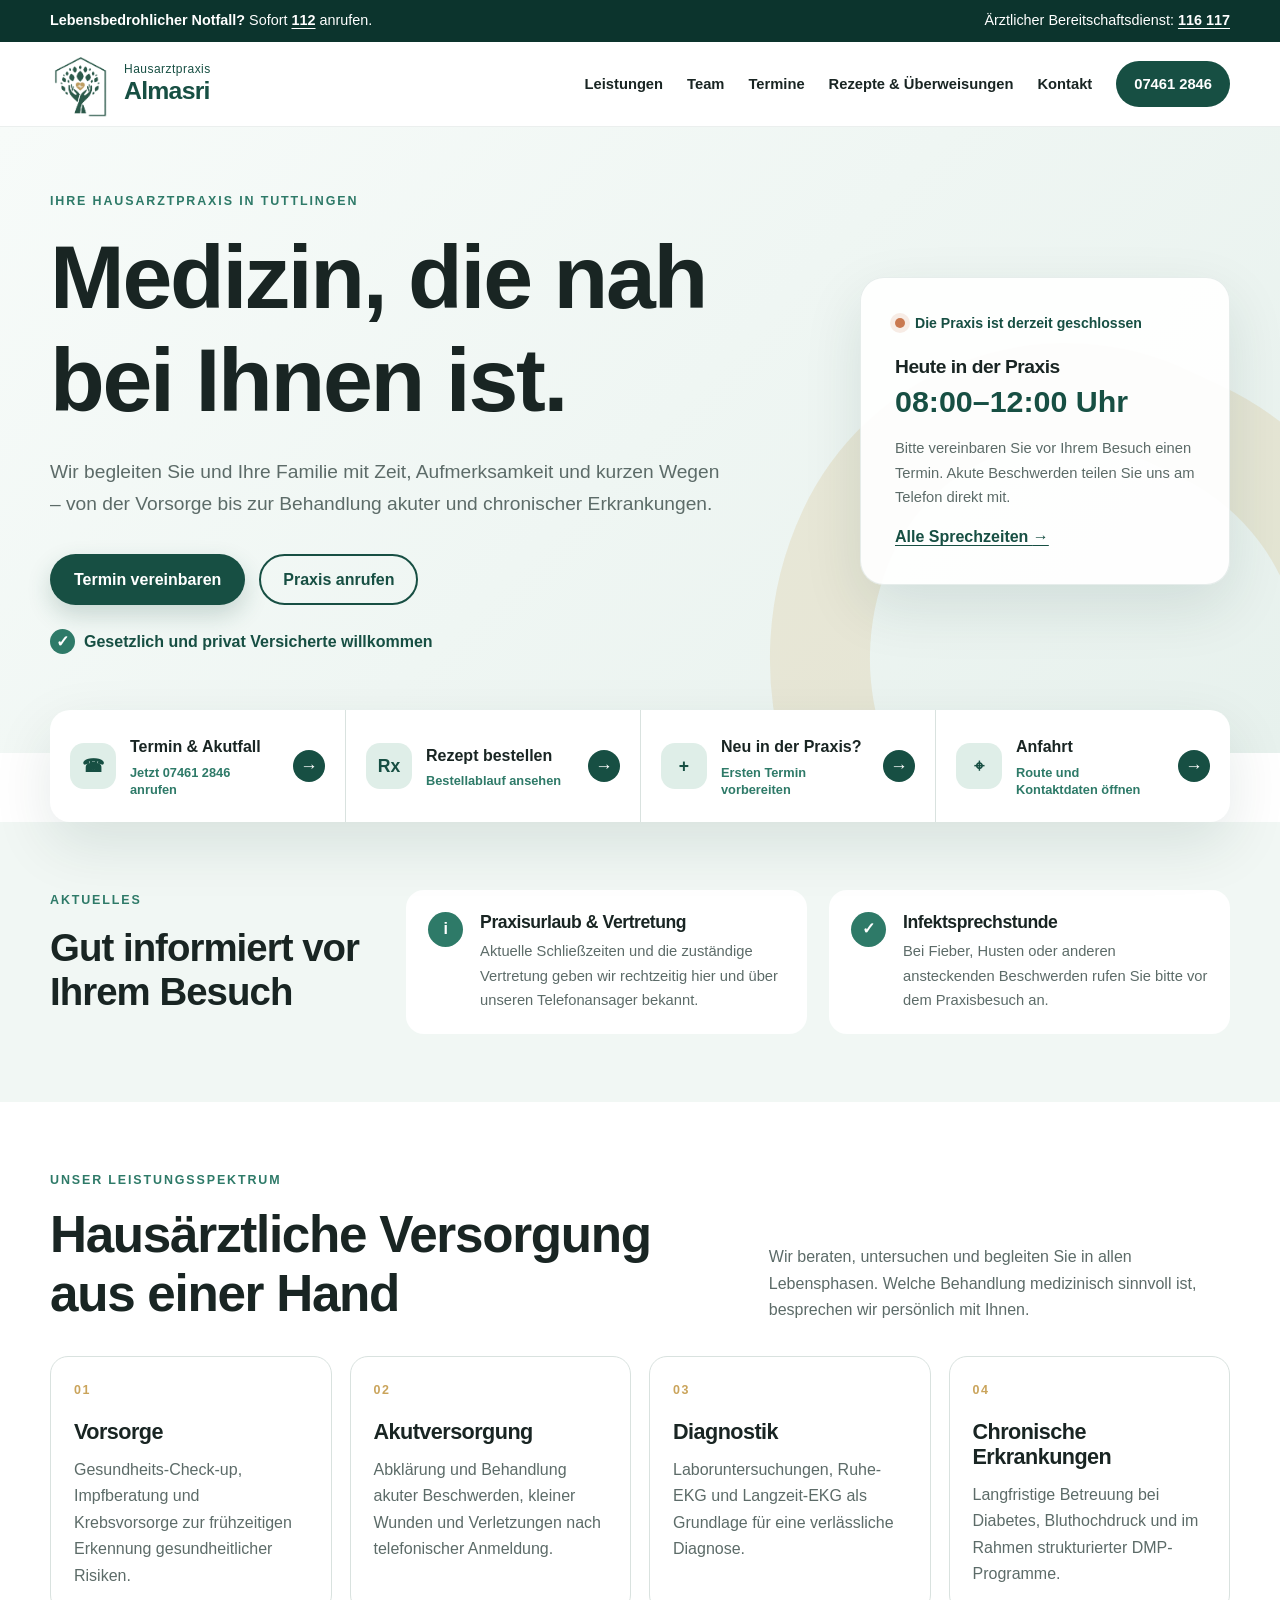
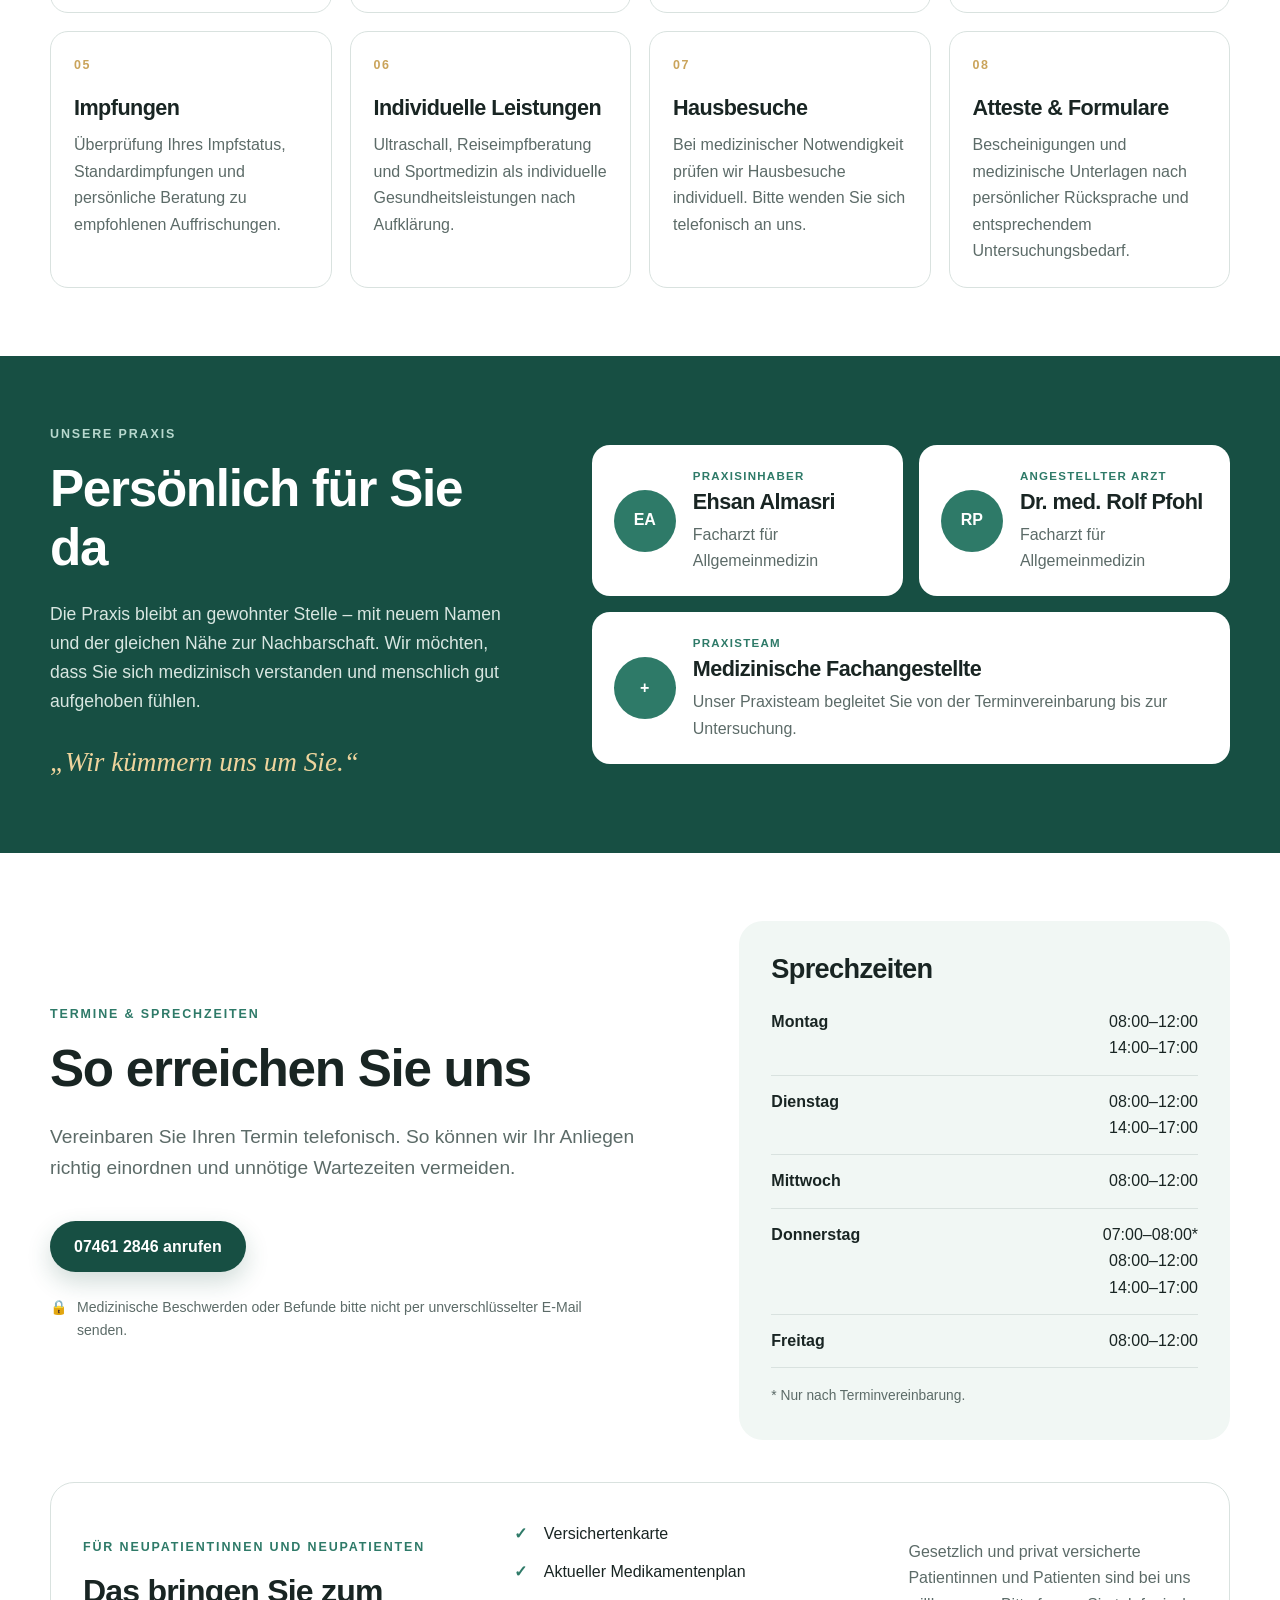
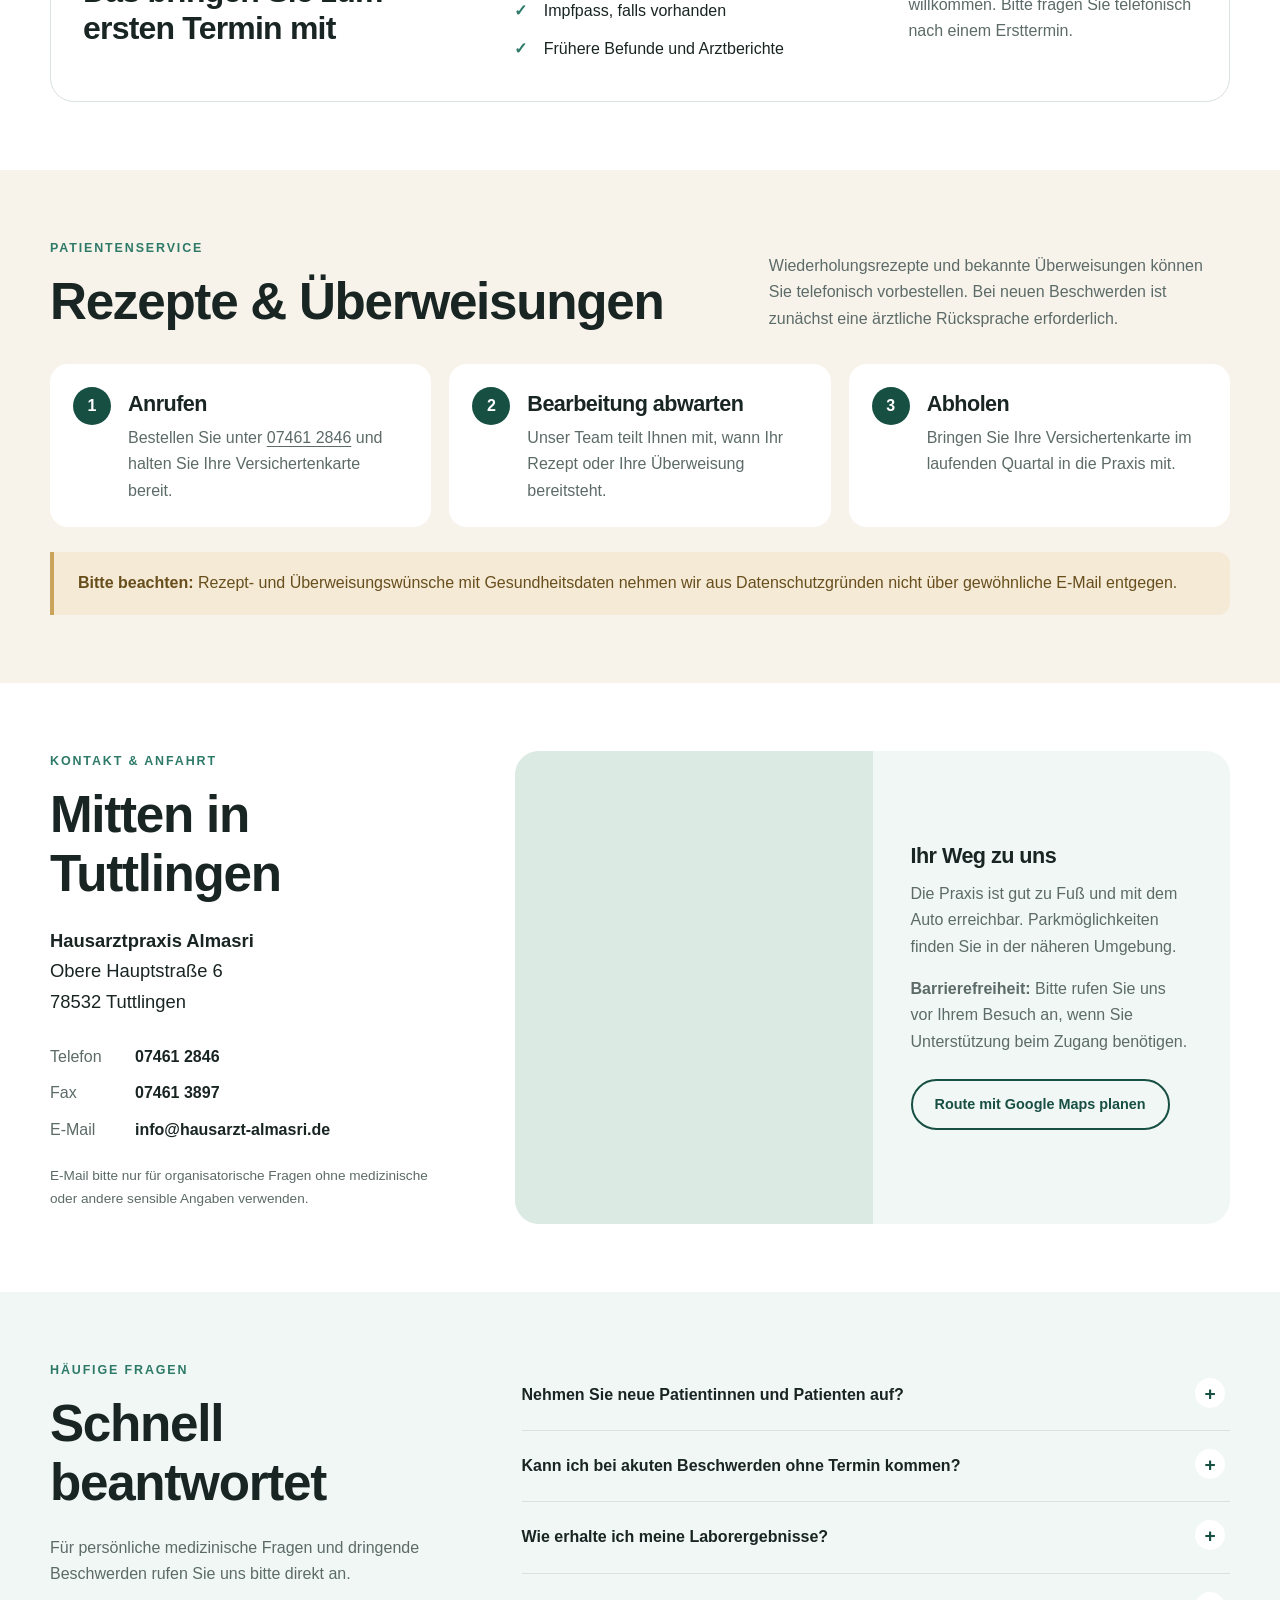
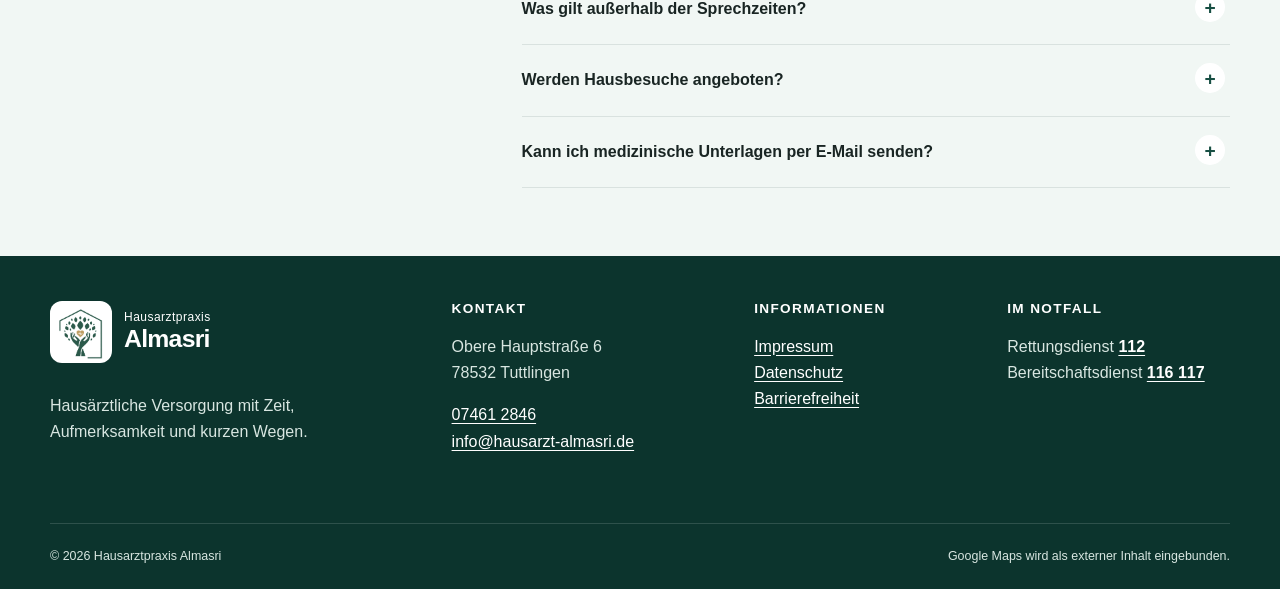
<file: index.html>
<!doctype html>
<html lang="de">
  <head>
    <meta charset="utf-8">
    <meta name="viewport" content="width=device-width, initial-scale=1">
    <meta name="description" content="Hausarztpraxis Almasri in Tuttlingen – hausärztliche Versorgung, Vorsorge, Impfungen, Diagnostik und Betreuung chronischer Erkrankungen.">
    <meta name="theme-color" content="#174f43">
    <title>Hausarztpraxis Almasri | Tuttlingen</title>
    <link rel="icon" href="img/logo.png" type="image/png">
    <link rel="apple-touch-icon" href="img/logo.png">
    <link rel="stylesheet" href="styles.css">
    <script src="script.js" defer></script>
  </head>
  <body>
    <a class="skip-link" href="#hauptinhalt">Zum Hauptinhalt springen</a>

    <div class="emergency-bar" role="note" aria-label="Hinweis für medizinische Notfälle">
      <div class="shell emergency-inner">
        <span><strong>Lebensbedrohlicher Notfall?</strong> Sofort <a href="tel:112">112</a> anrufen.</span>
        <span>Ärztlicher Bereitschaftsdienst: <a href="tel:116117">116 117</a></span>
      </div>
    </div>

    <header class="site-header">
      <div class="shell header-inner">
        <a class="brand" href="#start" aria-label="Hausarztpraxis Almasri – Startseite">
          <span class="brand-mark" aria-hidden="true"><img src="img/logo.png" alt=""></span>
          <span class="brand-copy"><small>Hausarztpraxis</small><strong>Almasri</strong></span>
        </a>

        <button class="nav-toggle" type="button" aria-expanded="false" aria-controls="hauptnavigation">
          <span class="sr-only">Navigation öffnen</span>
           <span class="nav-line nav-line-top"></span>
          <span class="nav-line nav-line-middle"></span>
          <span class="nav-line nav-line-bottom"></span>
        </button>

        <nav id="hauptnavigation" class="main-nav" aria-label="Hauptnavigation">
          <a href="#leistungen">Leistungen</a>
          <a href="#team">Team</a>
          <a href="#termine">Termine</a>
          <a href="#service">Rezepte &amp; Überweisungen</a>
          <a href="#kontakt">Kontakt</a>
          <a class="nav-phone" href="tel:+4974612846">07461 2846</a>
        </nav>
      </div>
    </header>
    <div class="nav-backdrop" aria-hidden="true"></div>

    <main id="hauptinhalt">
      <section id="start" class="hero">
        <div class="shell hero-grid">
          <div class="hero-copy">
            <p class="eyebrow">Ihre Hausarztpraxis in Tuttlingen</p>
            <h1>Medizin, die nah bei Ihnen ist.</h1>
            <p class="hero-intro">Wir begleiten Sie und Ihre Familie mit Zeit, Aufmerksamkeit und kurzen Wegen – von der Vorsorge bis zur Behandlung akuter und chronischer Erkrankungen.</p>
            <div class="button-row">
              <a class="button button-primary" href="#termine">Termin vereinbaren</a>
              <a class="button button-secondary" href="tel:+4974612846">Praxis anrufen</a>
            </div>
            <p class="hero-trust"><span aria-hidden="true">✓</span> Gesetzlich und privat Versicherte willkommen</p>
          </div>

          <aside class="hours-card" aria-labelledby="heute-heading">
            <div class="hours-status">
              <span class="status-dot" aria-hidden="true"></span>
              <span id="practice-status">Öffnungszeiten werden geladen</span>
            </div>
            <h2 id="heute-heading">Heute in der Praxis</h2>
            <p id="today-hours" class="today-hours">08:00–12:00 Uhr</p>
            <p class="hours-note">Bitte vereinbaren Sie vor Ihrem Besuch einen Termin. Akute Beschwerden teilen Sie uns am Telefon direkt mit.</p>
            <a class="text-link" href="#sprechzeiten">Alle Sprechzeiten <span aria-hidden="true">→</span></a>
          </aside>
        </div>
        <div class="hero-shape" aria-hidden="true"></div>
      </section>

      <section class="quick-actions" aria-label="Schnellzugriff">
        <div class="shell quick-grid">
          <a href="tel:+4974612846" class="quick-card">
            <span class="quick-icon" aria-hidden="true">☎</span>
            <!--<span><strong>Termin &amp; Akutfall</strong><small>07461 2846</small></span>-->
            <span class="quick-copy"><strong>Termin &amp; Akutfall</strong><small>Jetzt 07461 2846 anrufen</small></span>
            <span class="quick-arrow" aria-hidden="true">→</span>          
          </a>
          <a href="#service" class="quick-card">
            <span class="quick-icon" aria-hidden="true">Rx</span>
            <!--<span><strong>Rezept bestellen</strong><small>Ablauf ansehen</small></span>-->
            <span class="quick-copy"><strong>Rezept bestellen</strong><small>Bestellablauf ansehen</small></span>
            <span class="quick-arrow" aria-hidden="true">→</span>          
          </a>
          <a href="#neupatienten" class="quick-card">
            <span class="quick-icon" aria-hidden="true">+</span>
            <!--<span><strong>Neu in der Praxis?</strong><small>Gut vorbereitet starten</small></span>-->
            <span class="quick-copy"><strong>Neu in der Praxis?</strong><small>Ersten Termin vorbereiten</small></span>
            <span class="quick-arrow" aria-hidden="true">→</span>
          </a>
          <a href="#kontakt" class="quick-card">
            <span class="quick-icon" aria-hidden="true">⌖</span>
            <!--<span><strong>Anfahrt</strong><small>Obere Hauptstraße 6</small></span>-->
            <span class="quick-copy"><strong>Anfahrt</strong><small>Route und Kontaktdaten öffnen</small></span>
            <span class="quick-arrow" aria-hidden="true">→</span>
          </a>
        </div>
      </section>

      <section id="aktuelles" class="section section-soft">
        <div class="shell notice-grid">
          <div>
            <p class="eyebrow">Aktuelles</p>
            <h2>Gut informiert vor Ihrem Besuch</h2>
          </div>
          <div class="notice-card">
            <div class="notice-icon" aria-hidden="true">i</div>
            <div>
              <h3>Praxisurlaub &amp; Vertretung</h3>
              <p>Aktuelle Schließzeiten und die zuständige Vertretung geben wir rechtzeitig hier und über unseren Telefonansager bekannt.</p>
            </div>
          </div>
          <div class="notice-card">
            <div class="notice-icon" aria-hidden="true">✓</div>
            <div>
              <h3>Infektsprechstunde</h3>
              <p>Bei Fieber, Husten oder anderen ansteckenden Beschwerden rufen Sie bitte vor dem Praxisbesuch an.</p>
            </div>
          </div>
        </div>
      </section>

      <section id="leistungen" class="section">
        <div class="shell">
          <div class="section-heading">
            <div>
              <p class="eyebrow">Unser Leistungsspektrum</p>
              <h2>Hausärztliche Versorgung aus einer Hand</h2>
            </div>
            <p>Wir beraten, untersuchen und begleiten Sie in allen Lebensphasen. Welche Behandlung medizinisch sinnvoll ist, besprechen wir persönlich mit Ihnen.</p>
          </div>

          <div class="service-grid">
            <article class="service-card">
              <span class="service-number">01</span>
              <h3>Vorsorge</h3>
              <p>Gesundheits-Check-up, Impfberatung und Krebsvorsorge zur frühzeitigen Erkennung gesundheitlicher Risiken.</p>
            </article>
            <article class="service-card">
              <span class="service-number">02</span>
              <h3>Akutversorgung</h3>
              <p>Abklärung und Behandlung akuter Beschwerden, kleiner Wunden und Verletzungen nach telefonischer Anmeldung.</p>
            </article>
            <article class="service-card">
              <span class="service-number">03</span>
              <h3>Diagnostik</h3>
              <p>Laboruntersuchungen, Ruhe-EKG und Langzeit-EKG als Grundlage für eine verlässliche Diagnose.</p>
            </article>
            <article class="service-card">
              <span class="service-number">04</span>
              <h3>Chronische Erkrankungen</h3>
              <p>Langfristige Betreuung bei Diabetes, Bluthochdruck und im Rahmen strukturierter DMP-Programme.</p>
            </article>
            <article class="service-card">
              <span class="service-number">05</span>
              <h3>Impfungen</h3>
              <p>Überprüfung Ihres Impfstatus, Standardimpfungen und persönliche Beratung zu empfohlenen Auffrischungen.</p>
            </article>
            <article class="service-card">
              <span class="service-number">06</span>
              <h3>Individuelle Leistungen</h3>
              <p>Ultraschall, Reiseimpfberatung und Sportmedizin als individuelle Gesundheitsleistungen nach Aufklärung.</p>
            </article>
            <article class="service-card">
              <span class="service-number">07</span>
              <h3>Hausbesuche</h3>
              <p>Bei medizinischer Notwendigkeit prüfen wir Hausbesuche individuell. Bitte wenden Sie sich telefonisch an uns.</p>
            </article>
            <article class="service-card">
              <span class="service-number">08</span>
              <h3>Atteste &amp; Formulare</h3>
              <p>Bescheinigungen und medizinische Unterlagen nach persönlicher Rücksprache und entsprechendem Untersuchungsbedarf.</p>
            </article>
          </div>
        </div>
      </section>

      <section id="team" class="section section-green">
        <div class="shell team-layout">
          <div class="team-intro">
            <p class="eyebrow eyebrow-light">Unsere Praxis</p>
            <h2>Persönlich für Sie da</h2>
            <p>Die Praxis bleibt an gewohnter Stelle – mit neuem Namen und der gleichen Nähe zur Nachbarschaft. Wir möchten, dass Sie sich medizinisch verstanden und menschlich gut aufgehoben fühlen.</p>
            <blockquote>„Wir kümmern uns um Sie.“</blockquote>
          </div>

          <div class="team-cards">
            <article class="person-card">
              <div class="person-avatar" aria-hidden="true">EA</div>
              <div>
                <p class="person-role">Praxisinhaber</p>
                <h3>Ehsan Almasri</h3>
                <p>Facharzt für Allgemeinmedizin</p>
              </div>
            </article>
            <article class="person-card">
              <div class="person-avatar" aria-hidden="true">RP</div>
              <div>
                <p class="person-role">Angestellter Arzt</p>
                <h3>Dr. med. Rolf Pfohl</h3>
                <p>Facharzt für Allgemeinmedizin</p>
              </div>
            </article>
            <article class="person-card person-card-wide">
              <div class="person-avatar" aria-hidden="true">+</div>
              <div>
                <p class="person-role">Praxisteam</p>
                <h3>Medizinische Fachangestellte</h3>
                <p>Unser Praxisteam begleitet Sie von der Terminvereinbarung bis zur Untersuchung.</p>
              </div>
            </article>
          </div>
        </div>
      </section>

      <section id="termine" class="section">
        <div class="shell appointment-grid">
          <div>
            <p class="eyebrow">Termine &amp; Sprechzeiten</p>
            <h2>So erreichen Sie uns</h2>
            <p class="lead">Vereinbaren Sie Ihren Termin telefonisch. So können wir Ihr Anliegen richtig einordnen und unnötige Wartezeiten vermeiden.</p>
            <a class="button button-primary" href="tel:+4974612846">07461 2846 anrufen</a>
            <p class="privacy-hint"><span aria-hidden="true">🔒</span> Medizinische Beschwerden oder Befunde bitte nicht per unverschlüsselter E-Mail senden.</p>
          </div>

          <div id="sprechzeiten" class="schedule-card">
            <h3>Sprechzeiten</h3>
            <dl class="schedule-list">
              <div><dt>Montag</dt><dd>08:00–12:00<br>14:00–17:00</dd></div>
              <div><dt>Dienstag</dt><dd>08:00–12:00<br>14:00–17:00</dd></div>
              <div><dt>Mittwoch</dt><dd>08:00–12:00</dd></div>
              <div><dt>Donnerstag</dt><dd>07:00–08:00*<br>08:00–12:00<br>14:00–17:00</dd></div>
              <div><dt>Freitag</dt><dd>08:00–12:00</dd></div>
            </dl>
            <p>* Nur nach Terminvereinbarung.</p>
          </div>
        </div>

        <div id="neupatienten" class="shell new-patient-card">
          <div>
            <p class="eyebrow">Für Neupatientinnen und Neupatienten</p>
            <h2>Das bringen Sie zum ersten Termin mit</h2>
          </div>
          <ul class="check-list">
            <li>Versichertenkarte</li>
            <li>Aktueller Medikamentenplan</li>
            <li>Impfpass, falls vorhanden</li>
            <li>Frühere Befunde und Arztberichte</li>
          </ul>
          <p>Gesetzlich und privat versicherte Patientinnen und Patienten sind bei uns willkommen. Bitte fragen Sie telefonisch nach einem Ersttermin.</p>
        </div>
      </section>

      <section id="service" class="section section-sand">
        <div class="shell">
          <div class="section-heading">
            <div>
              <p class="eyebrow">Patientenservice</p>
              <h2>Rezepte &amp; Überweisungen</h2>
            </div>
            <p>Wiederholungsrezepte und bekannte Überweisungen können Sie telefonisch vorbestellen. Bei neuen Beschwerden ist zunächst eine ärztliche Rücksprache erforderlich.</p>
          </div>

          <ol class="steps">
            <li><span>1</span><div><h3>Anrufen</h3><p>Bestellen Sie unter <a href="tel:+4974612846">07461 2846</a> und halten Sie Ihre Versichertenkarte bereit.</p></div></li>
            <li><span>2</span><div><h3>Bearbeitung abwarten</h3><p>Unser Team teilt Ihnen mit, wann Ihr Rezept oder Ihre Überweisung bereitsteht.</p></div></li>
            <li><span>3</span><div><h3>Abholen</h3><p>Bringen Sie Ihre Versichertenkarte im laufenden Quartal in die Praxis mit.</p></div></li>
          </ol>

          <div class="service-warning">
            <strong>Bitte beachten:</strong> Rezept- und Überweisungswünsche mit Gesundheitsdaten nehmen wir aus Datenschutzgründen nicht über gewöhnliche E-Mail entgegen.
          </div>
        </div>
      </section>

      <section id="kontakt" class="section">
        <div class="shell contact-grid">
          <div class="contact-content">
            <p class="eyebrow">Kontakt &amp; Anfahrt</p>
            <h2>Mitten in Tuttlingen</h2>
            <address>
              <strong>Hausarztpraxis Almasri</strong><br>
              Obere Hauptstraße 6<br>
              78532 Tuttlingen
            </address>

            <div class="contact-links">
              <a href="tel:+4974612846"><span>Telefon</span><strong>07461 2846</strong></a>
              <div><span>Fax</span><strong>07461 3897</strong></div>
              <a href="mailto:info@hausarzt-almasri.de"><span>E-Mail</span><strong>info@hausarzt-almasri.de</strong></a>
            </div>
            <p class="small-note">E-Mail bitte nur für organisatorische Fragen ohne medizinische oder andere sensible Angaben verwenden.</p>
          </div>

          <div class="route-card">
            <div class="map-embed">
              <iframe
                src="https://www.google.com/maps?q=Obere%20Hauptstra%C3%9Fe%206%2C%2078532%20Tuttlingen&amp;output=embed"
                title="Google Maps: Hausarztpraxis Almasri, Obere Hauptstraße 6 in Tuttlingen"
                loading="lazy"
                referrerpolicy="no-referrer-when-downgrade"
                allowfullscreen>
              </iframe>
            </div>
            <div class="route-copy">
              <h3>Ihr Weg zu uns</h3>
              <p>Die Praxis ist gut zu Fuß und mit dem Auto erreichbar. Parkmöglichkeiten finden Sie in der näheren Umgebung.</p>
              <p><strong>Barrierefreiheit:</strong> Bitte rufen Sie uns vor Ihrem Besuch an, wenn Sie Unterstützung beim Zugang benötigen.</p>
              <!--<a class="button button-secondary" href="https://www.openstreetmap.org/search?query=Obere%20Hauptstra%C3%9Fe%206%2C%2078532%20Tuttlingen" target="_blank" rel="noopener noreferrer">Route auf OpenStreetMap planen <span class="sr-only">(öffnet in neuem Fenster)</span></a>-->
              <a class="button button-secondary" href="https://www.google.com/maps/dir/?api=1&amp;destination=Obere%20Hauptstra%C3%9Fe%206%2C%2078532%20Tuttlingen" target="_blank" rel="noopener noreferrer">Route mit Google Maps planen <span class="sr-only">(öffnet in neuem Fenster)</span></a>
            </div>
          </div>
        </div>
      </section>

      <section id="faq" class="section section-soft">
        <div class="shell faq-layout">
          <div>
            <p class="eyebrow">Häufige Fragen</p>
            <h2>Schnell beantwortet</h2>
            <p>Für persönliche medizinische Fragen und dringende Beschwerden rufen Sie uns bitte direkt an.</p>
          </div>
          <div class="faq-list">
            <details>
              <summary>Nehmen Sie neue Patientinnen und Patienten auf?</summary>
              <p>Gesetzlich und privat Versicherte sind willkommen. Ob und wann ein Ersttermin verfügbar ist, erfahren Sie telefonisch.</p>
            </details>
            <details>
              <summary>Kann ich bei akuten Beschwerden ohne Termin kommen?</summary>
              <p>Rufen Sie bitte zuerst an. Unser Team schätzt die Dringlichkeit ein und nennt Ihnen einen passenden Zeitpunkt.</p>
            </details>
            <details>
              <summary>Wie erhalte ich meine Laborergebnisse?</summary>
              <p>Die Ärztin oder der Arzt vereinbart mit Ihnen, wann und auf welchem sicheren Weg Ihr Ergebnis besprochen wird. Befunde werden nicht unaufgefordert per E-Mail versendet.</p>
            </details>
            <details>
              <summary>Was gilt außerhalb der Sprechzeiten?</summary>
              <p>Bei dringenden, nicht lebensbedrohlichen Beschwerden erreichen Sie den ärztlichen Bereitschaftsdienst unter 116 117. In lebensbedrohlichen Situationen wählen Sie 112.</p>
            </details>
            <details>
              <summary>Werden Hausbesuche angeboten?</summary>
              <p>Bei medizinischer Notwendigkeit prüfen wir Hausbesuche individuell. Bitte besprechen Sie die Situation telefonisch mit unserem Team.</p>
            </details>
            <details>
              <summary>Kann ich medizinische Unterlagen per E-Mail senden?</summary>
              <p>Bitte senden Sie keine Gesundheitsdaten über unverschlüsselte E-Mail. Rufen Sie uns an, damit wir einen geeigneten Übermittlungsweg abstimmen können.</p>
            </details>
          </div>
        </div>
      </section>
    </main>

    <footer class="site-footer">
      <div class="shell footer-grid">
        <div>
          <a class="brand brand-footer" href="#start">
            <span class="brand-mark" aria-hidden="true">
              <img src="img/logo.png" alt="">
            </span>
            <span class="brand-copy"><small>Hausarztpraxis</small><strong>Almasri</strong></span>
          </a>
          <p>Hausärztliche Versorgung mit Zeit, Aufmerksamkeit und kurzen Wegen.</p>
        </div>
        <div>
          <h2>Kontakt</h2>
          <p>Obere Hauptstraße 6<br>78532 Tuttlingen</p>
          <p><a href="tel:+4974612846">07461 2846</a><br><a href="mailto:info@hausarzt-almasri.de">info@hausarzt-almasri.de</a></p>
        </div>
        <div>
          <h2>Informationen</h2>
          <ul>
            <li><a href="impressum.html">Impressum</a></li>
            <li><a href="datenschutz.html">Datenschutz</a></li>
            <li><a href="barrierefreiheit.html">Barrierefreiheit</a></li>
          </ul>
        </div>
        <div>
          <h2>Im Notfall</h2>
          <p>Rettungsdienst <a href="tel:112"><strong>112</strong></a><br>Bereitschaftsdienst <a href="tel:116117"><strong>116 117</strong></a></p>
        </div>
      </div>
      <div class="shell footer-bottom">
        <span>© <span id="year">2026</span> Hausarztpraxis Almasri</span>       
        <span>Google Maps wird als externer Inhalt eingebunden.</span>
      </div>
    </footer>

    <div class="mobile-actions" aria-label="Schnellaktionen">
      <a href="tel:+4974612846">Anrufen</a>
      <a href="#termine">Termin</a>
      <a href="#kontakt">Anfahrt</a>
    </div>
  </body>
</html>
</file>
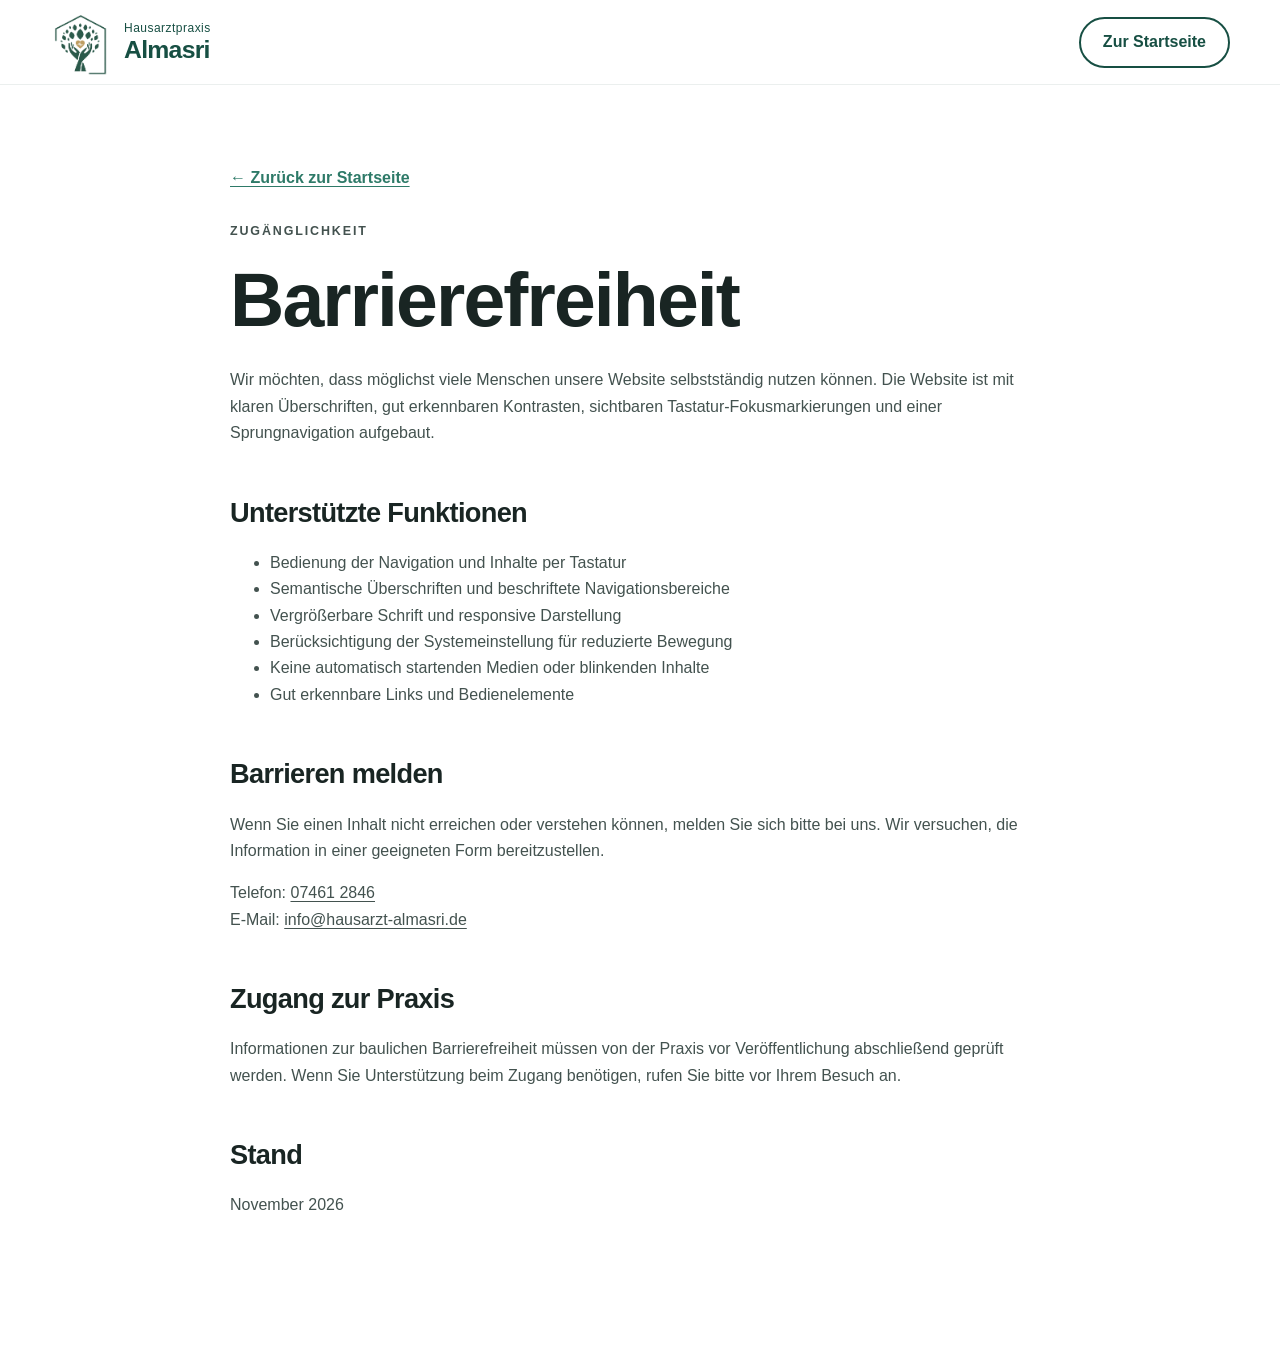
<file: barrierefreiheit.html>
<!doctype html>
<html lang="de">
  <head>
    <meta charset="utf-8">
    <meta name="viewport" content="width=device-width, initial-scale=1">
    <meta name="robots" content="noindex">
    <title>Barrierefreiheit | Hausarztpraxis Almasri</title>
    <link rel="icon" href="img/logo.png" type="image/png">
    <link rel="apple-touch-icon" href="img/logo.png">
    <link rel="stylesheet" href="styles.css">
  </head>
  <body>
    <a class="skip-link" href="#hauptinhalt">Zum Hauptinhalt springen</a>
    <header class="site-header">
      <div class="shell header-inner">
        <a class="brand" href="index.html" aria-label="Zur Startseite">
          <span class="brand-mark" aria-hidden="true"><img src="img/logo.png" alt=""></span>
          <span class="brand-copy"><small>Hausarztpraxis</small><strong>Almasri</strong></span>
        </a>
        <a class="button button-secondary" href="index.html">Zur Startseite</a>
      </div>
    </header>
    <main id="hauptinhalt" class="legal-main">
      <div class="shell legal-shell">
        <a class="back-link" href="index.html">← Zurück zur Startseite</a>
        <p class="eyebrow">Zugänglichkeit</p>
        <h1>Barrierefreiheit</h1>
        <p>Wir möchten, dass möglichst viele Menschen unsere Website selbstständig nutzen können. Die Website ist mit klaren Überschriften, gut erkennbaren Kontrasten, sichtbaren Tastatur-Fokusmarkierungen und einer Sprungnavigation aufgebaut.</p>

        <h2>Unterstützte Funktionen</h2>
        <ul>
          <li>Bedienung der Navigation und Inhalte per Tastatur</li>
          <li>Semantische Überschriften und beschriftete Navigationsbereiche</li>
          <li>Vergrößerbare Schrift und responsive Darstellung</li>
          <li>Berücksichtigung der Systemeinstellung für reduzierte Bewegung</li>
          <li>Keine automatisch startenden Medien oder blinkenden Inhalte</li>
          <li>Gut erkennbare Links und Bedienelemente</li>
        </ul>

        <h2>Barrieren melden</h2>
        <p>Wenn Sie einen Inhalt nicht erreichen oder verstehen können, melden Sie sich bitte bei uns. Wir versuchen, die Information in einer geeigneten Form bereitzustellen.</p>
        <p>Telefon: <a href="tel:+4974612846">07461 2846</a><br>
          E-Mail: <a href="mailto:info@hausarzt-almasri.de">info@hausarzt-almasri.de</a></p>

        <h2>Zugang zur Praxis</h2>
        <p>Informationen zur baulichen Barrierefreiheit müssen von der Praxis vor Veröffentlichung abschließend geprüft werden. Wenn Sie Unterstützung beim Zugang benötigen, rufen Sie bitte vor Ihrem Besuch an.</p>

        <h2>Stand</h2>
        <p>November 2026</p>
      </div>
    </main>
  </body>
</html>
</file>
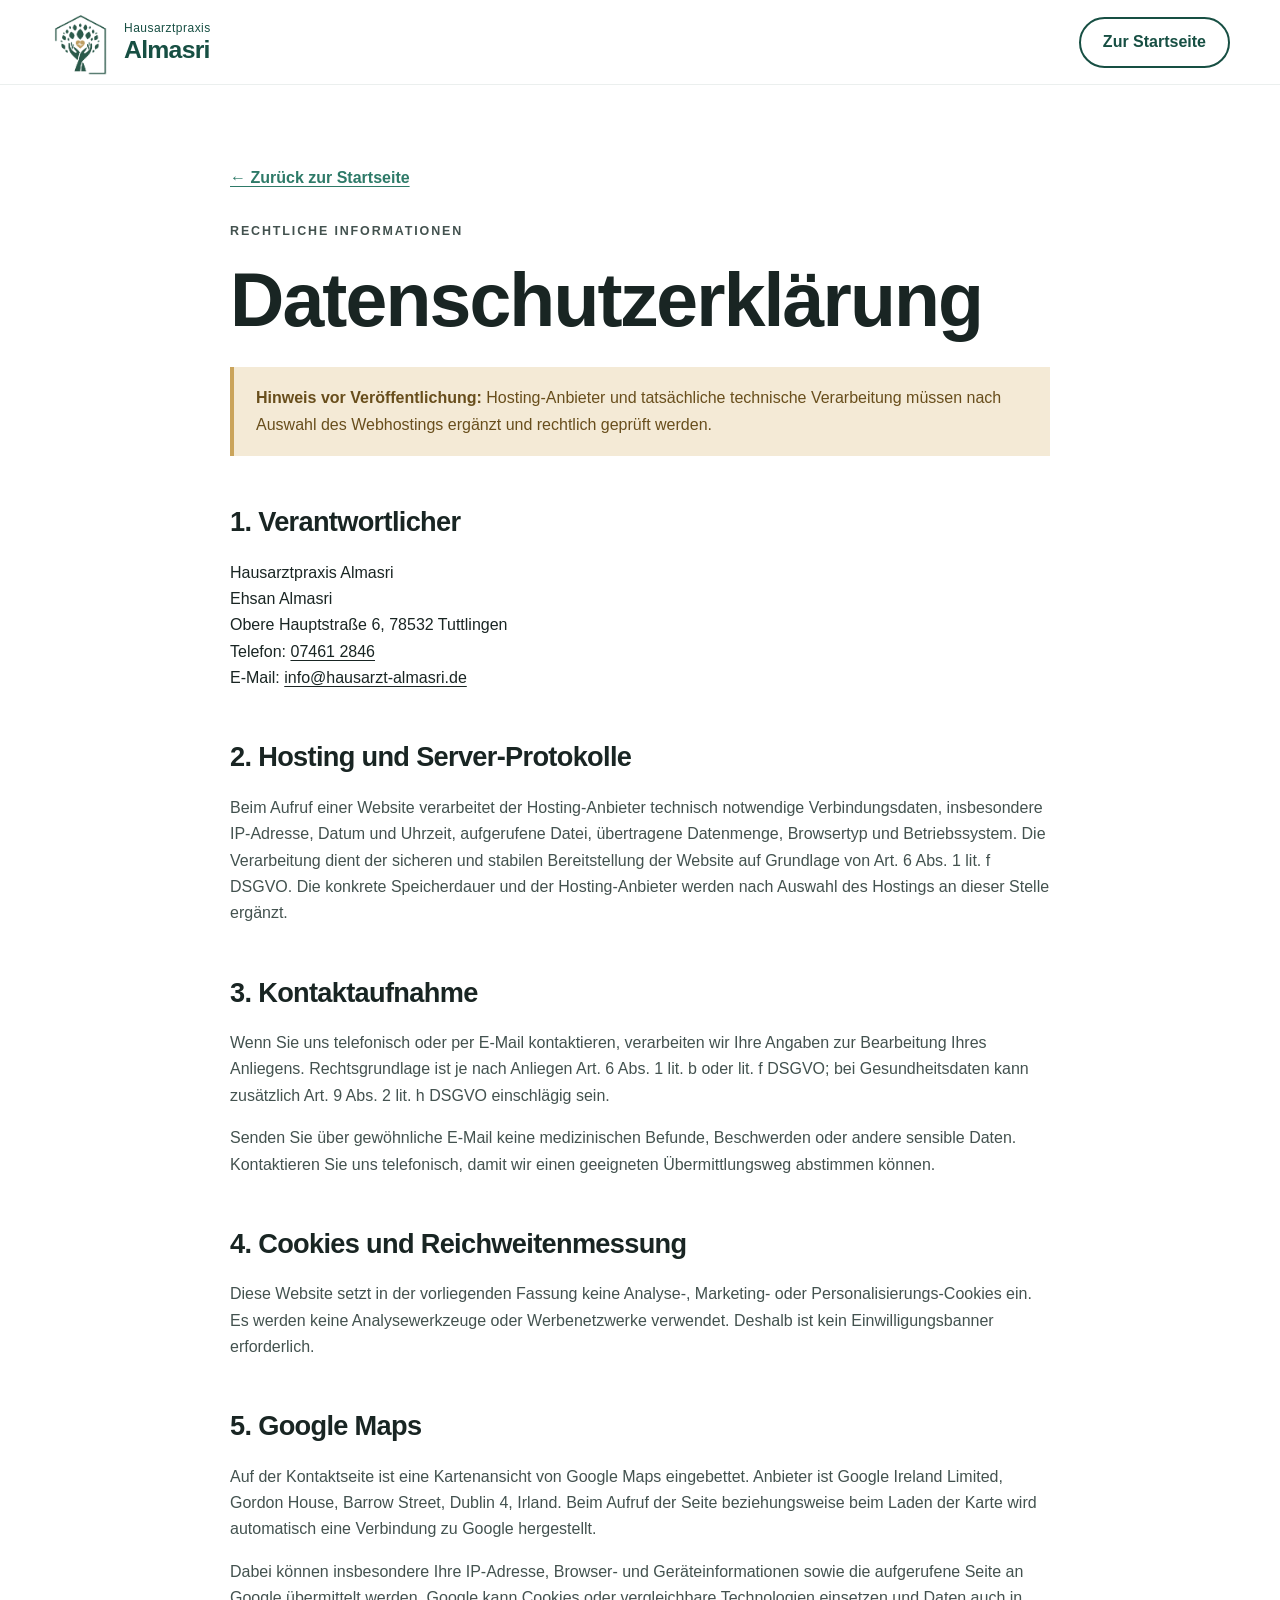
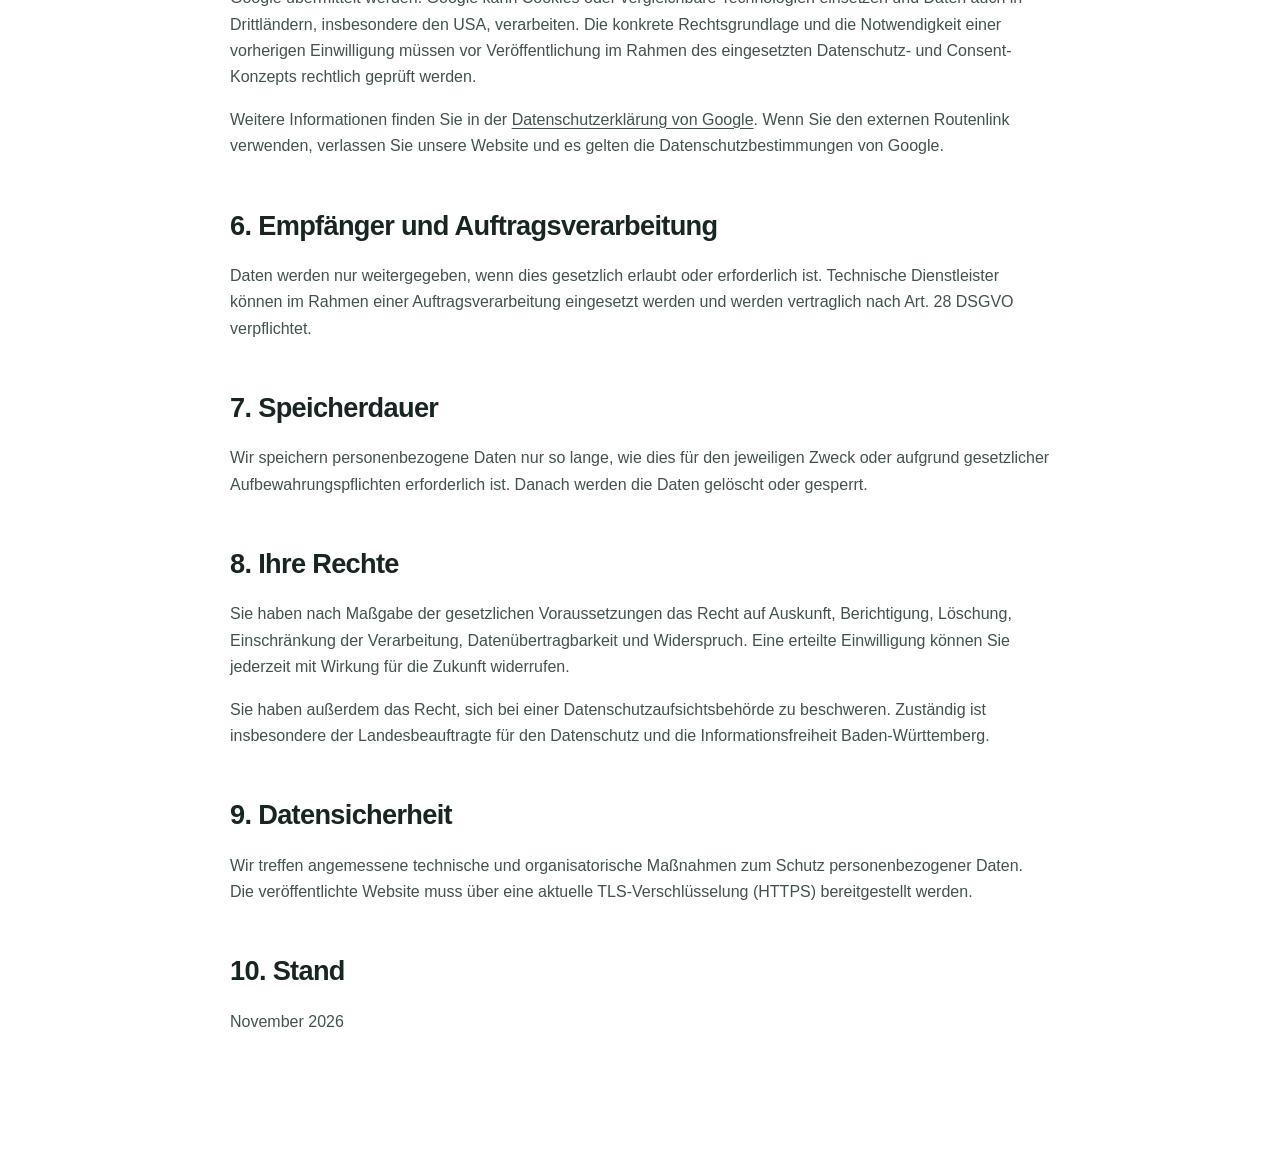
<file: datenschutz.html>
<!doctype html>
<html lang="de">
  <head>
    <meta charset="utf-8">
    <meta name="viewport" content="width=device-width, initial-scale=1">
    <meta name="robots" content="noindex">
    <title>Datenschutz | Hausarztpraxis Almasri</title>
    <link rel="icon" href="img/logo.png" type="image/png">
    <link rel="apple-touch-icon" href="img/logo.png">    
    <link rel="stylesheet" href="styles.css">
  </head>
  <body>
    <a class="skip-link" href="#hauptinhalt">Zum Hauptinhalt springen</a>
    <header class="site-header">
      <div class="shell header-inner">
        <a class="brand" href="index.html" aria-label="Zur Startseite">
          <span class="brand-mark" aria-hidden="true"><img src="img/logo.png" alt=""></span>        
          <span class="brand-copy"><small>Hausarztpraxis</small><strong>Almasri</strong></span>
        </a>
        <a class="button button-secondary" href="index.html">Zur Startseite</a>
      </div>
    </header>
    <main id="hauptinhalt" class="legal-main">
      <div class="shell legal-shell">
        <a class="back-link" href="index.html">← Zurück zur Startseite</a>
        <p class="eyebrow">Rechtliche Informationen</p>
        <h1>Datenschutzerklärung</h1>
        <p class="legal-note"><strong>Hinweis vor Veröffentlichung:</strong> Hosting-Anbieter und tatsächliche technische Verarbeitung müssen nach Auswahl des Webhostings ergänzt und rechtlich geprüft werden.</p>

        <h2>1. Verantwortlicher</h2>
        <address>
          Hausarztpraxis Almasri<br>
          Ehsan Almasri<br>
          Obere Hauptstraße 6, 78532 Tuttlingen<br>
          Telefon: <a href="tel:+4974612846">07461 2846</a><br>
          E-Mail: <a href="mailto:info@hausarzt-almasri.de">info@hausarzt-almasri.de</a>
        </address>

        <h2>2. Hosting und Server-Protokolle</h2>
        <p>Beim Aufruf einer Website verarbeitet der Hosting-Anbieter technisch notwendige Verbindungsdaten, insbesondere IP-Adresse, Datum und Uhrzeit, aufgerufene Datei, übertragene Datenmenge, Browsertyp und Betriebssystem. Die Verarbeitung dient der sicheren und stabilen Bereitstellung der Website auf Grundlage von Art. 6 Abs. 1 lit. f DSGVO. Die konkrete Speicherdauer und der Hosting-Anbieter werden nach Auswahl des Hostings an dieser Stelle ergänzt.</p>

        <h2>3. Kontaktaufnahme</h2>
        <p>Wenn Sie uns telefonisch oder per E-Mail kontaktieren, verarbeiten wir Ihre Angaben zur Bearbeitung Ihres Anliegens. Rechtsgrundlage ist je nach Anliegen Art. 6 Abs. 1 lit. b oder lit. f DSGVO; bei Gesundheitsdaten kann zusätzlich Art. 9 Abs. 2 lit. h DSGVO einschlägig sein.</p>
        <p>Senden Sie über gewöhnliche E-Mail keine medizinischen Befunde, Beschwerden oder andere sensible Daten. Kontaktieren Sie uns telefonisch, damit wir einen geeigneten Übermittlungsweg abstimmen können.</p>

        <h2>4. Cookies und Reichweitenmessung</h2>
        <p>Diese Website setzt in der vorliegenden Fassung keine Analyse-, Marketing- oder Personalisierungs-Cookies ein. Es werden keine Analysewerkzeuge oder Werbenetzwerke verwendet. Deshalb ist kein Einwilligungsbanner erforderlich.</p>

        <!--<h2>5. Karten und externe Links</h2>
        <p>Auf der Website ist keine Karte eines Drittanbieters eingebettet. Erst wenn Sie den gekennzeichneten Link zu OpenStreetMap anklicken, verlassen Sie unsere Website. Für die anschließende Datenverarbeitung ist der Betreiber des externen Angebots verantwortlich.</p>
      -->
        <h2>5. Google Maps</h2>
        <p>Auf der Kontaktseite ist eine Kartenansicht von Google Maps eingebettet. Anbieter ist Google Ireland Limited, Gordon House, Barrow Street, Dublin 4, Irland. Beim Aufruf der Seite beziehungsweise beim Laden der Karte wird automatisch eine Verbindung zu Google hergestellt.</p>
        <p>Dabei können insbesondere Ihre IP-Adresse, Browser- und Geräteinformationen sowie die aufgerufene Seite an Google übermittelt werden. Google kann Cookies oder vergleichbare Technologien einsetzen und Daten auch in Drittländern, insbesondere den USA, verarbeiten. Die konkrete Rechtsgrundlage und die Notwendigkeit einer vorherigen Einwilligung müssen vor Veröffentlichung im Rahmen des eingesetzten Datenschutz- und Consent-Konzepts rechtlich geprüft werden.</p>
        <p>Weitere Informationen finden Sie in der <a href="https://policies.google.com/privacy?hl=de" target="_blank" rel="noopener noreferrer">Datenschutzerklärung von Google</a>. Wenn Sie den externen Routenlink verwenden, verlassen Sie unsere Website und es gelten die Datenschutzbestimmungen von Google.</p>

        <h2>6. Empfänger und Auftragsverarbeitung</h2>
        <p>Daten werden nur weitergegeben, wenn dies gesetzlich erlaubt oder erforderlich ist. Technische Dienstleister können im Rahmen einer Auftragsverarbeitung eingesetzt werden und werden vertraglich nach Art. 28 DSGVO verpflichtet.</p>

        <h2>7. Speicherdauer</h2>
        <p>Wir speichern personenbezogene Daten nur so lange, wie dies für den jeweiligen Zweck oder aufgrund gesetzlicher Aufbewahrungspflichten erforderlich ist. Danach werden die Daten gelöscht oder gesperrt.</p>

        <h2>8. Ihre Rechte</h2>
        <p>Sie haben nach Maßgabe der gesetzlichen Voraussetzungen das Recht auf Auskunft, Berichtigung, Löschung, Einschränkung der Verarbeitung, Datenübertragbarkeit und Widerspruch. Eine erteilte Einwilligung können Sie jederzeit mit Wirkung für die Zukunft widerrufen.</p>
        <p>Sie haben außerdem das Recht, sich bei einer Datenschutzaufsichtsbehörde zu beschweren. Zuständig ist insbesondere der Landesbeauftragte für den Datenschutz und die Informationsfreiheit Baden-Württemberg.</p>

        <h2>9. Datensicherheit</h2>
        <p>Wir treffen angemessene technische und organisatorische Maßnahmen zum Schutz personenbezogener Daten. Die veröffentlichte Website muss über eine aktuelle TLS-Verschlüsselung (HTTPS) bereitgestellt werden.</p>

        <h2>10. Stand</h2>
        <p>November 2026</p>
      </div>
    </main>
  </body>
</html>
</file>
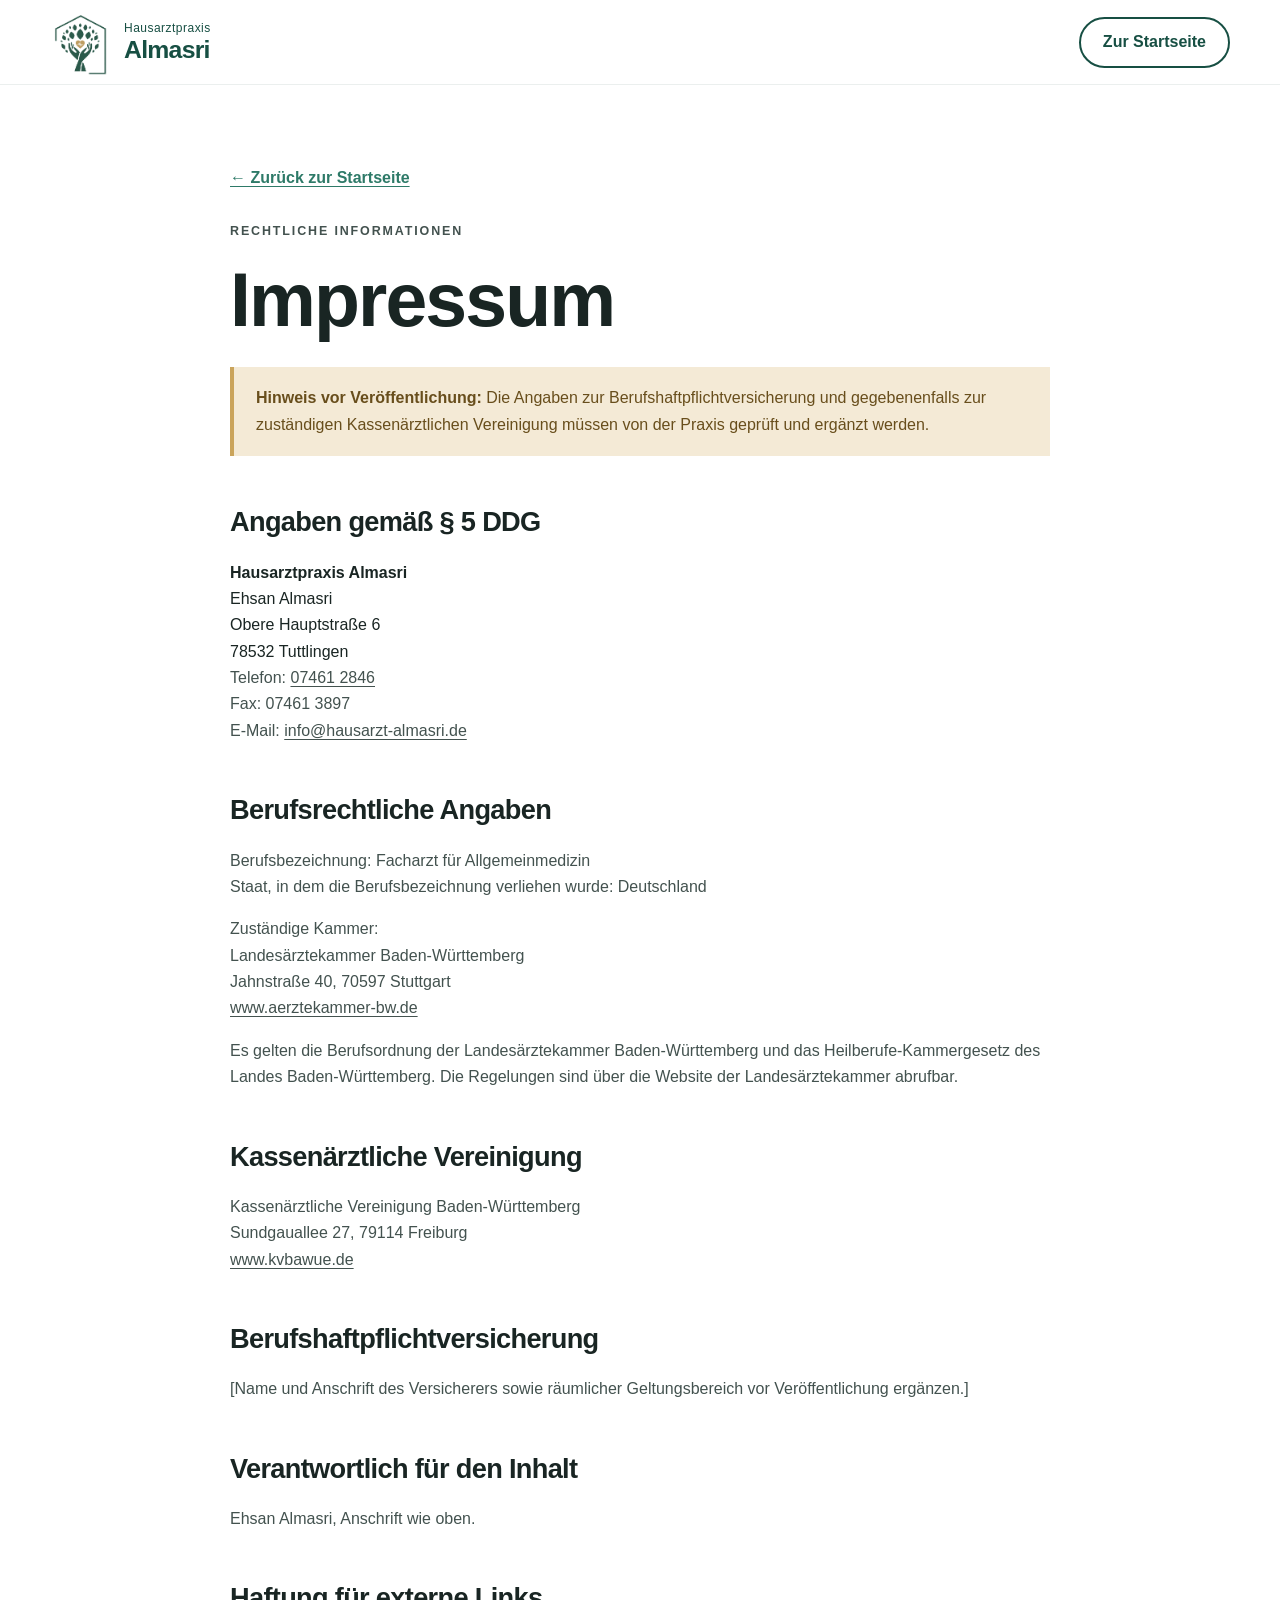
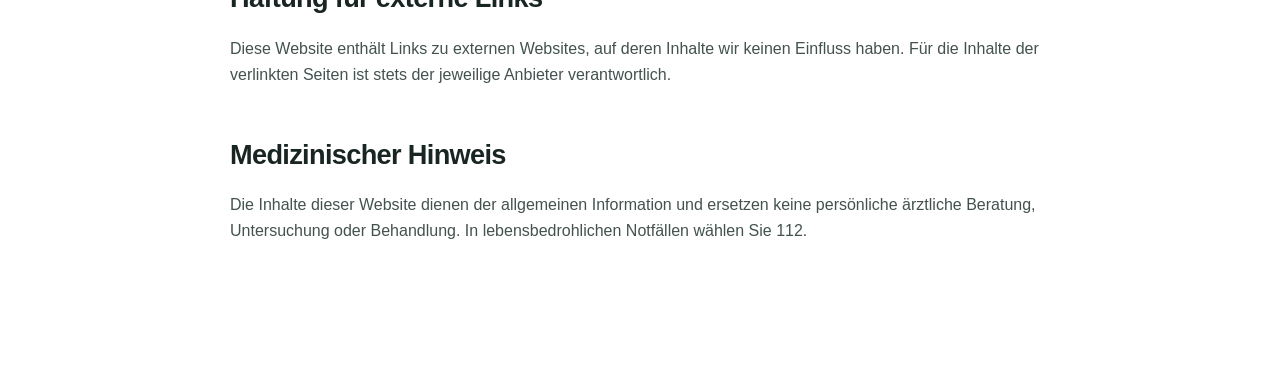
<file: impressum.html>
<!doctype html>
<html lang="de">
  <head>
    <meta charset="utf-8">
    <meta name="viewport" content="width=device-width, initial-scale=1">
    <meta name="robots" content="noindex">
    <title>Impressum | Hausarztpraxis Almasri</title>
    <link rel="icon" href="img/logo.png" type="image/png">
    <link rel="apple-touch-icon" href="img/logo.png">
    <link rel="stylesheet" href="styles.css">
  </head>
  <body>
    <a class="skip-link" href="#hauptinhalt">Zum Hauptinhalt springen</a>
    <header class="site-header">
      <div class="shell header-inner">
        <a class="brand" href="index.html" aria-label="Zur Startseite">
          <span class="brand-mark" aria-hidden="true"><img src="img/logo.png" alt=""></span>          
          <span class="brand-copy"><small>Hausarztpraxis</small><strong>Almasri</strong></span>
        </a>
        <a class="button button-secondary" href="index.html">Zur Startseite</a>
      </div>
    </header>
    <main id="hauptinhalt" class="legal-main">
      <div class="shell legal-shell">
        <a class="back-link" href="index.html">← Zurück zur Startseite</a>
        <p class="eyebrow">Rechtliche Informationen</p>
        <h1>Impressum</h1>
        <p class="legal-note"><strong>Hinweis vor Veröffentlichung:</strong> Die Angaben zur Berufshaftpflichtversicherung und gegebenenfalls zur zuständigen Kassenärztlichen Vereinigung müssen von der Praxis geprüft und ergänzt werden.</p>

        <h2>Angaben gemäß § 5 DDG</h2>
        <address>
          <strong>Hausarztpraxis Almasri</strong><br>
          Ehsan Almasri<br>
          Obere Hauptstraße 6<br>
          78532 Tuttlingen
        </address>
        <p>Telefon: <a href="tel:+4974612846">07461 2846</a><br>
          Fax: 07461 3897<br>
          E-Mail: <a href="mailto:info@hausarzt-almasri.de">info@hausarzt-almasri.de</a></p>

        <h2>Berufsrechtliche Angaben</h2>
        <p>Berufsbezeichnung: Facharzt für Allgemeinmedizin<br>
          Staat, in dem die Berufsbezeichnung verliehen wurde: Deutschland</p>
        <p>Zuständige Kammer:<br>
          Landesärztekammer Baden-Württemberg<br>
          Jahnstraße 40, 70597 Stuttgart<br>
          <a href="https://www.aerztekammer-bw.de/" target="_blank" rel="noopener noreferrer">www.aerztekammer-bw.de</a></p>
        <p>Es gelten die Berufsordnung der Landesärztekammer Baden-Württemberg und das Heilberufe-Kammergesetz des Landes Baden-Württemberg. Die Regelungen sind über die Website der Landesärztekammer abrufbar.</p>

        <h2>Kassenärztliche Vereinigung</h2>
        <p>Kassenärztliche Vereinigung Baden-Württemberg<br>
          Sundgauallee 27, 79114 Freiburg<br>
          <a href="https://www.kvbawue.de/" target="_blank" rel="noopener noreferrer">www.kvbawue.de</a></p>

        <h2>Berufshaftpflichtversicherung</h2>
        <p>[Name und Anschrift des Versicherers sowie räumlicher Geltungsbereich vor Veröffentlichung ergänzen.]</p>

        <h2>Verantwortlich für den Inhalt</h2>
        <p>Ehsan Almasri, Anschrift wie oben.</p>

        <h2>Haftung für externe Links</h2>
        <p>Diese Website enthält Links zu externen Websites, auf deren Inhalte wir keinen Einfluss haben. Für die Inhalte der verlinkten Seiten ist stets der jeweilige Anbieter verantwortlich.</p>

        <h2>Medizinischer Hinweis</h2>
        <p>Die Inhalte dieser Website dienen der allgemeinen Information und ersetzen keine persönliche ärztliche Beratung, Untersuchung oder Behandlung. In lebensbedrohlichen Notfällen wählen Sie 112.</p>
      </div>
    </main>
  </body>
</html>
</file>
<file: styles.css>
:root {
  --green-950: #0c342d;
  --green-900: #174f43;
  --green-800: #226858;
  --green-700: #2e7a68;
  --green-100: #dfeee8;
  --green-50: #f1f7f4;
  --gold: #caa45b;
  --gold-soft: #f4ead6;
  --sand: #f7f3eb;
  --ink: #192523;
  --muted: #5c6b68;
  --line: #d9e2df;
  --white: #fff;
  --shadow: 0 22px 60px rgba(12, 52, 45, .11);
  --radius: 24px;
  --shell: min(1180px, calc(100% - 40px));
}

* { box-sizing: border-box; }
html { scroll-behavior: smooth; scroll-padding-top: 112px; }
html.is-scripted-scrolling { scroll-behavior: auto; }
body {
  margin: 0;
  color: var(--ink);
  background: var(--white);
  font-family: Inter, ui-sans-serif, -apple-system, BlinkMacSystemFont, "Segoe UI", sans-serif;
  font-size: 16px;
  line-height: 1.65;
  -webkit-font-smoothing: antialiased;
}
body.nav-open { overflow: hidden; }
a { color: inherit; text-underline-offset: 3px; }
img, svg { display: block; max-width: 100%; }
button, input, textarea, select { font: inherit; }
h1, h2, h3, p { margin-top: 0; }
h1, h2, h3 { line-height: 1.15; letter-spacing: -.025em; }
h1 { max-width: 700px; margin-bottom: 24px; font-size: clamp(3rem, 7vw, 5.9rem); font-weight: 650; }
h2 { margin-bottom: 22px; font-size: clamp(2.1rem, 4vw, 3.7rem); font-weight: 620; }
h3 { margin-bottom: 12px; font-size: 1.35rem; }
.shell { width: var(--shell); margin-inline: auto; }
.section { padding: 68px 0; }
.section-soft { background: var(--green-50); }
.section-sand { background: var(--sand); }
.sr-only { position: absolute; width: 1px; height: 1px; padding: 0; overflow: hidden; clip: rect(0, 0, 0, 0); white-space: nowrap; border: 0; }
.skip-link { position: fixed; z-index: 1000; left: 16px; top: -80px; padding: 12px 18px; color: white; background: var(--green-950); border-radius: 8px; }
.skip-link:focus { top: 16px; }
:focus-visible { outline: 3px solid var(--gold); outline-offset: 4px; }

.emergency-bar { color: white; background: var(--green-950); font-size: .9rem; }
.emergency-inner { display: flex; justify-content: space-between; gap: 24px; padding-block: 9px; }
.emergency-bar a { font-weight: 800; }
.site-header { position: sticky; z-index: 100; top: 0; border-bottom: 1px solid rgba(12, 52, 45, .08); background: rgba(255, 255, 255, .94); backdrop-filter: blur(16px); }
.header-inner { display: flex; min-height: 84px; align-items: center; justify-content: space-between; gap: 28px; }
.brand { display: inline-flex; align-items: center; gap: 12px; color: var(--green-900); text-decoration: none; }
.brand-mark { display: grid; width: 62px; height: 62px; flex: 0 0 auto; place-items: center; }
.brand-mark img { width: 100%; height: 100%; object-fit: contain; }
.brand-copy { display: flex; flex-direction: column; line-height: 1; }
.brand-copy small { margin-bottom: 4px; font-size: .75rem; letter-spacing: .04em; }
.brand-copy strong { font-size: 1.55rem; letter-spacing: -.03em; }
.main-nav { display: flex; align-items: center; gap: 24px; font-size: .92rem; font-weight: 650; }
.main-nav a { text-decoration: none; }
.main-nav a:not(.nav-phone):hover { color: var(--green-700); }
.nav-phone { padding: 11px 18px; color: white; background: var(--green-900); border-radius: 999px; }
.nav-toggle { display: none; width: 48px; height: 48px; padding: 12px; border: 0; color: var(--green-900); background: transparent; cursor: pointer; }
.nav-toggle .nav-line { display: block; height: 2px; margin: 5px 0; background: currentColor; transform-origin: center; transition: transform .25s cubic-bezier(.2,.8,.2,1), opacity .18s; }
.nav-backdrop { display: none; }

.hero { position: relative; min-height: 620px; overflow: hidden; background: linear-gradient(135deg, #f7fbf9 0%, #e7f1ed 100%); }
.hero-grid { position: relative; z-index: 2; display: grid; min-height: 620px; grid-template-columns: 1.4fr .7fr; align-items: center; gap: 70px; padding-block: 64px 82px; }
.hero-copy { max-width: 770px; }
.eyebrow { margin-bottom: 15px; color: var(--green-700); font-size: .78rem; font-weight: 800; letter-spacing: .15em; text-transform: uppercase; }
.hero-intro, .lead { max-width: 680px; color: var(--muted); font-size: 1.2rem; }
.button-row { display: flex; flex-wrap: wrap; gap: 14px; margin: 34px 0 24px; }
.button { display: inline-flex; min-height: 51px; align-items: center; justify-content: center; padding: 13px 22px; border: 2px solid transparent; border-radius: 999px; font-weight: 750; line-height: 1.2; text-align: center; text-decoration: none; transition: transform .2s, box-shadow .2s, background .2s; }
.button:hover { transform: translateY(-2px); }
.button-primary { color: white; background: var(--green-900); box-shadow: 0 10px 25px rgba(23, 79, 67, .2); }
.button-primary:hover { background: var(--green-800); }
.button-secondary { color: var(--green-900); border-color: var(--green-900); background: transparent; }
.button-secondary:hover { background: var(--green-100); }
.hero-trust { display: flex; gap: 9px; align-items: center; color: var(--green-900); font-weight: 650; }
.hero-trust span { display: grid; width: 25px; height: 25px; place-items: center; color: white; background: var(--green-700); border-radius: 50%; }
.hours-card { padding: 34px; background: rgba(255,255,255,.92); border: 1px solid rgba(23,79,67,.1); border-radius: var(--radius); box-shadow: var(--shadow); }
.hours-card h2 { margin: 21px 0 5px; font-size: 1.2rem; }
.hours-status { display: flex; align-items: center; gap: 10px; color: var(--green-900); font-size: .88rem; font-weight: 750; }
.status-dot { width: 10px; height: 10px; background: #2c996d; border-radius: 50%; box-shadow: 0 0 0 5px rgba(44,153,109,.13); }
.hours-status[data-state="closed"] .status-dot { background: #c97950; box-shadow: 0 0 0 5px rgba(201,121,80,.14); }
.today-hours { margin-bottom: 17px; color: var(--green-900); font-size: 1.9rem; font-weight: 700; line-height: 1.2; }
.hours-note { color: var(--muted); font-size: .92rem; }
.text-link { color: var(--green-900); font-weight: 750; }
.hero-shape { position: absolute; right: -120px; bottom: -240px; width: 640px; height: 640px; border: 100px solid rgba(202,164,91,.18); border-radius: 48% 52% 42% 58%; transform: rotate(25deg); }

.quick-actions { position: relative; z-index: 3; margin-top: -43px; }
.quick-grid { display: grid; grid-template-columns: repeat(4, 1fr); background: white; border-radius: 20px; box-shadow: var(--shadow); }
.quick-card { display: flex; min-height: 112px; align-items: center; gap: 14px; padding: 22px 20px; text-decoration: none; cursor: pointer; transition: color .2s, background .2s, box-shadow .2s, transform .2s; }
.quick-card + .quick-card { border-left: 1px solid var(--line); }
.quick-card:hover { color: var(--green-900); background: var(--green-50); box-shadow: inset 0 -3px 0 var(--green-700); transform: translateY(-3px); }
.quick-card:active { transform: translateY(0) scale(.985); }
.quick-card strong, .quick-card small { display: block; }
.quick-copy { min-width: 0; }
.quick-card small { margin-top: 3px; color: var(--green-700); font-size: .8rem; font-weight: 650; line-height: 1.35; }
.quick-icon { display: grid; width: 46px; height: 46px; flex: 0 0 auto; place-items: center; color: var(--green-900); background: var(--green-100); border-radius: 14px; font-size: 1.1rem; font-weight: 800; }
.quick-arrow { display: grid; width: 32px; height: 32px; flex: 0 0 auto; margin-left: auto; place-items: center; color: white; background: var(--green-900); border-radius: 50%; font-size: 1.1rem; font-weight: 800; transition: transform .2s, background .2s; }
.quick-card:hover .quick-arrow { background: var(--green-700); transform: translateX(3px); }

.travel-progress { position: fixed; z-index: 1200; top: 0; right: 0; left: 0; height: 4px; pointer-events: none; background: var(--gold); opacity: 0; transform: scaleX(0); transform-origin: left center; transition: opacity .2s; }
.travel-progress.is-active { opacity: 1; }
.is-activating { transform-origin: center; animation: control-activation .28s ease-out; }
.text-link.is-activating { transform-origin: left center; }
.destination-arrival { animation: destination-arrival .9s cubic-bezier(.2, .8, .2, 1); }
.section-green .destination-arrival { animation-name: destination-arrival-light; }
.action-toast { position: fixed; z-index: 1100; left: 50%; bottom: 24px; max-width: calc(100% - 32px); padding: 12px 18px; color: white; background: var(--green-950); border: 1px solid rgba(255,255,255,.2); border-radius: 999px; box-shadow: 0 14px 35px rgba(12,52,45,.28); opacity: 0; pointer-events: none; transform: translate(-50%, 14px) scale(.96); transition: opacity .2s, transform .25s; font-size: .9rem; font-weight: 700; text-align: center; }
.action-toast.is-visible { opacity: 1; transform: translate(-50%, 0) scale(1); }

@keyframes control-activation {
  0%, 100% { filter: brightness(1); transform: scale(1); }
  45% { filter: brightness(.94); transform: scale(.965); }
}

@keyframes destination-arrival {
  0% { color: var(--green-700); opacity: .45; text-shadow: 0 0 0 rgba(46,122,104,0); transform: translateY(13px); }
  45% { color: var(--green-700); opacity: 1; text-shadow: 0 0 30px rgba(46,122,104,.32); transform: translateY(0); }
  100% { color: inherit; opacity: 1; text-shadow: none; transform: translateY(0); }
}

@keyframes destination-arrival-light {
  0% { color: #efd49d; opacity: .45; text-shadow: 0 0 0 rgba(239,212,157,0); transform: translateY(13px); }
  45% { color: #efd49d; opacity: 1; text-shadow: 0 0 30px rgba(239,212,157,.32); transform: translateY(0); }
  100% { color: inherit; opacity: 1; text-shadow: none; transform: translateY(0); }
}

.notice-grid { display: grid; grid-template-columns: 1fr 1.2fr 1.2fr; align-items: stretch; gap: 22px; }
.notice-grid h2 { margin-bottom: 0; font-size: 2.4rem; }
.notice-card { display: flex; gap: 17px; padding: 22px; background: white; border-radius: 18px; }
.notice-card h3 { margin-bottom: 7px; font-size: 1.1rem; }
.notice-card p { margin: 0; color: var(--muted); font-size: .92rem; }
.notice-icon { display: grid; width: 35px; height: 35px; flex: 0 0 auto; place-items: center; color: white; background: var(--green-700); border-radius: 50%; font-weight: 800; }

.section-heading { display: grid; grid-template-columns: 1fr .7fr; align-items: end; gap: 60px; margin-bottom: 32px; }
.section-heading h2 { max-width: 700px; margin: 0; }
.section-heading > p { margin: 0; color: var(--muted); }
.service-grid { display: grid; grid-template-columns: repeat(4, 1fr); gap: 18px; }
.service-card { min-height: 205px; padding: 23px; border: 1px solid var(--line); border-radius: 18px; transition: transform .2s, border-color .2s, box-shadow .2s; }
.service-card:hover { transform: translateY(-5px); border-color: var(--green-700); box-shadow: 0 18px 40px rgba(12,52,45,.08); }
.service-number { display: block; margin-bottom: 20px; color: var(--gold); font-size: .78rem; font-weight: 800; letter-spacing: .12em; }
.service-card p { margin: 0; color: var(--muted); }

.section-green { color: white; background: var(--green-900); }
.team-layout { display: grid; grid-template-columns: .85fr 1.15fr; align-items: center; gap: 70px; }
.eyebrow-light { color: #b8d8ce; }
.team-intro p:not(.eyebrow) { color: #d8e6e1; font-size: 1.1rem; }
.team-intro blockquote { margin: 24px 0 0; color: #efd49d; font-family: Georgia, serif; font-size: 1.7rem; font-style: italic; }
.team-cards { display: grid; grid-template-columns: 1fr 1fr; gap: 16px; }
.person-card { display: flex; align-items: center; gap: 17px; min-height: 145px; padding: 22px; color: var(--ink); background: white; border-radius: 18px; }
.person-card-wide { grid-column: 1 / -1; min-height: auto; }
.person-avatar { display: grid; width: 62px; height: 62px; flex: 0 0 auto; place-items: center; color: white; background: var(--green-700); border-radius: 50%; font-weight: 800; }
.person-card h3 { margin: 4px 0 7px; }
.person-card p { margin: 0; color: var(--muted); }
.person-role { color: var(--green-700) !important; font-size: .72rem; font-weight: 800; letter-spacing: .11em; text-transform: uppercase; }

.appointment-grid { display: grid; grid-template-columns: 1fr .8fr; gap: 76px; align-items: center; }
.appointment-grid .button { margin-top: 18px; }
.privacy-hint { display: flex; max-width: 560px; gap: 9px; margin-top: 24px; color: var(--muted); font-size: .88rem; }
.schedule-card { padding: 32px; background: var(--green-50); border-radius: var(--radius); }
.schedule-card h3 { font-size: 1.7rem; }
.schedule-list { margin: 0; }
.schedule-list > div { display: grid; grid-template-columns: 1fr 1fr; gap: 20px; padding: 13px 0; border-bottom: 1px solid var(--line); }
.schedule-list dt { font-weight: 700; }
.schedule-list dd { margin: 0; text-align: right; }
.schedule-card > p { margin: 17px 0 0; color: var(--muted); font-size: .86rem; }
.new-patient-card { display: grid; grid-template-columns: 1.1fr 1fr .8fr; gap: 34px; align-items: center; margin-top: 42px; padding: 32px; border: 1px solid var(--line); border-radius: var(--radius); }
.new-patient-card h2 { margin-bottom: 0; font-size: 2rem; }
.new-patient-card > p { margin: 0; color: var(--muted); }
.check-list { margin: 0; padding: 0; list-style: none; }
.check-list li { position: relative; padding: 6px 0 6px 30px; }
.check-list li::before { position: absolute; left: 0; content: "✓"; color: var(--green-700); font-weight: 900; }

.steps { display: grid; grid-template-columns: repeat(3, 1fr); gap: 18px; margin: 0; padding: 0; list-style: none; counter-reset: step; }
.steps li { display: flex; gap: 17px; padding: 23px; background: white; border-radius: 18px; }
.steps li > span { display: grid; width: 38px; height: 38px; flex: 0 0 auto; place-items: center; color: white; background: var(--green-900); border-radius: 50%; font-weight: 800; }
.steps h3 { margin: 5px 0 8px; }
.steps p { margin: 0; color: var(--muted); }
.service-warning { margin-top: 25px; padding: 18px 24px; color: #684e1c; background: var(--gold-soft); border-left: 4px solid var(--gold); border-radius: 0 12px 12px 0; }

.contact-grid { display: grid; grid-template-columns: .7fr 1.3fr; gap: 80px; }
.contact-content address { margin-bottom: 27px; font-style: normal; font-size: 1.15rem; }
.contact-links { display: grid; gap: 10px; }
.contact-links a, .contact-links > div { display: grid; grid-template-columns: 85px 1fr; text-decoration: none; }
.contact-links span { color: var(--muted); }
.contact-links a:hover strong { color: var(--green-700); }
.small-note { margin-top: 22px; color: var(--muted); font-size: .85rem; }
.route-card { display: grid; overflow: hidden; grid-template-columns: 1fr 1fr; background: var(--green-50); border-radius: var(--radius); }
.map-embed { min-height: 460px; overflow: hidden; background: #dceae4; }
.map-embed iframe { display: block; width: 100%; height: 100%; min-height: 460px; border: 0; }
.route-copy { display: flex; flex-direction: column; justify-content: center; padding: 38px; }
.route-copy p { color: var(--muted); }
.route-copy .button { align-self: flex-start; margin-top: 8px; font-size: .9rem; }

.faq-layout { display: grid; grid-template-columns: .7fr 1.3fr; gap: 90px; }
.faq-layout > div:first-child p:last-child { color: var(--muted); }
.faq-list details { border-bottom: 1px solid var(--line); }
.faq-list summary { position: relative; padding: 22px 48px 22px 0; cursor: pointer; list-style: none; font-weight: 750; }
.faq-list summary::-webkit-details-marker { display: none; }
.faq-list summary::after { position: absolute; right: 5px; top: 18px; display: grid; width: 30px; height: 30px; place-items: center; content: "+"; color: var(--green-900); background: white; border-radius: 50%; font-size: 1.2rem; transition: transform .2s; }
.faq-list details[open] summary::after { transform: rotate(45deg); }
.faq-list details p { padding: 0 48px 22px 0; margin: 0; color: var(--muted); }

.site-footer { padding: 45px 0 22px; color: #d8e6e1; background: var(--green-950); }
.footer-grid { display: grid; grid-template-columns: 1.4fr 1fr .8fr .9fr; gap: 55px; }
.brand-footer { color: white; }
.brand-footer .brand-mark { padding: 5px; background: white; border-radius: 12px; }
.footer-grid > div:first-child > p { max-width: 330px; margin-top: 24px; }
.footer-grid h2 { margin-bottom: 17px; color: white; font-size: .85rem; letter-spacing: .1em; text-transform: uppercase; }
.footer-grid ul { margin: 0; padding: 0; list-style: none; }
.footer-grid a { color: white; }
.footer-bottom { display: flex; justify-content: space-between; gap: 30px; margin-top: 52px; padding-top: 22px; border-top: 1px solid rgba(255,255,255,.14); font-size: .78rem; }
.mobile-actions { display: none; }

.legal-main { min-height: 60vh; padding: 80px 0 110px; }
.legal-shell { max-width: 820px; }
.legal-main h1 { font-size: clamp(2.7rem, 6vw, 4.7rem); }
.legal-main h2 { margin-top: 50px; font-size: 1.7rem; }
.legal-main h3 { margin-top: 30px; font-size: 1.2rem; }
.legal-main p, .legal-main li { color: #43524f; }
.legal-main address { font-style: normal; }
.legal-note { padding: 18px 22px; color: #684e1c !important; background: var(--gold-soft); border-left: 4px solid var(--gold); }
.back-link { display: inline-block; margin-bottom: 30px; color: var(--green-700); font-weight: 750; }

@media (max-width: 1050px) {
  .nav-toggle { position: relative; z-index: 2; display: block; }
  .main-nav { position: fixed; top: var(--mobile-menu-top, 105px); right: 0; left: 0; display: flex; max-height: calc(100dvh - var(--mobile-menu-top, 105px)); visibility: hidden; align-items: stretch; flex-direction: column; gap: 0; overflow-y: auto; padding: 15px; background: white; box-shadow: 0 30px 50px rgba(12,52,45,.2); opacity: 0; pointer-events: none; transform: translateY(-14px) scale(.985); transform-origin: top center; transition: visibility 0s linear .26s, opacity .2s ease, transform .26s cubic-bezier(.2,.8,.2,1); }
  .main-nav.is-open { visibility: visible; opacity: 1; pointer-events: auto; transform: translateY(0) scale(1); transition-delay: 0s; }
  .main-nav a { opacity: 0; transform: translateY(-7px); transition: color .2s, background .2s, opacity .18s ease, transform .22s ease; }
  .main-nav.is-open a { opacity: 1; transform: translateY(0); }
  .main-nav.is-open a:nth-child(1) { transition-delay: .03s; }
  .main-nav.is-open a:nth-child(2) { transition-delay: .06s; }
  .main-nav.is-open a:nth-child(3) { transition-delay: .09s; }
  .main-nav.is-open a:nth-child(4) { transition-delay: .12s; }
  .main-nav.is-open a:nth-child(5) { transition-delay: .15s; }
  .main-nav.is-open a:nth-child(6) { transition-delay: .18s; }
  .main-nav a:not(.nav-phone) { display: block; padding: 14px; border-bottom: 1px solid var(--line); }
  .nav-phone { margin-top: 14px; text-align: center; }
  .nav-toggle[aria-expanded="true"] .nav-line-top { transform: translateY(7px) rotate(45deg); }
  .nav-toggle[aria-expanded="true"] .nav-line-middle { opacity: 0; transform: scaleX(.25); }
  .nav-toggle[aria-expanded="true"] .nav-line-bottom { transform: translateY(-7px) rotate(-45deg); }
  .nav-backdrop { position: fixed; z-index: 95; inset: 0; display: block; visibility: hidden; background: rgba(8,31,27,.42); opacity: 0; pointer-events: none; backdrop-filter: blur(2px); transition: visibility 0s linear .26s, opacity .24s ease; }
  .nav-backdrop.is-visible { visibility: visible; opacity: 1; pointer-events: auto; transition-delay: 0s; }
  .hero-grid { grid-template-columns: 1.2fr .8fr; gap: 40px; }
  .quick-grid { grid-template-columns: 1fr 1fr; }
  .quick-card:nth-child(3) { border-left: 0; border-top: 1px solid var(--line); }
  .quick-card:nth-child(4) { border-top: 1px solid var(--line); }
  .notice-grid { grid-template-columns: 1fr 1fr; }
  .notice-grid > div:first-child { grid-column: 1 / -1; }
  .service-grid { grid-template-columns: repeat(2, 1fr); }
  .team-layout, .appointment-grid, .contact-grid, .faq-layout { gap: 50px; }
  .new-patient-card { grid-template-columns: 1fr 1fr; }
  .new-patient-card > p { grid-column: 1 / -1; }
  .route-card { grid-template-columns: 1fr; }
  .map-embed, .map-embed iframe { min-height: 360px; }
}

@media (max-width: 760px) {
  :root { --shell: min(100% - 30px, 1180px); }
  html { scroll-padding-top: 78px; }
  body { padding-bottom: 61px; }
  .emergency-inner { justify-content: center; padding-block: 7px; text-align: center; }
  .emergency-inner span:nth-child(2) { display: none; }
  .header-inner { min-height: 70px; }
  .brand-mark { width: 48px; height: 48px; }
  .brand-copy strong { font-size: 1.25rem; }
  .hero-grid { min-height: auto; grid-template-columns: 1fr; padding-block: 45px 70px; }
  .hero { min-height: 0; }
  h1 { font-size: clamp(3rem, 14vw, 4.4rem); }
  .hours-card { padding: 26px; }
  .quick-actions { margin-top: -35px; }
  .quick-grid { grid-template-columns: 1fr; }
  .quick-card + .quick-card { border-top: 1px solid var(--line); border-left: 0; }
  .quick-card { min-height: 91px; }
  .section { padding: 46px 0; }
  .notice-grid, .section-heading, .team-layout, .appointment-grid, .contact-grid, .faq-layout, .new-patient-card { grid-template-columns: 1fr; gap: 30px; }
  .notice-grid > div:first-child, .new-patient-card > p { grid-column: auto; }
  .section-heading { align-items: start; margin-bottom: 28px; }
  .service-grid, .team-cards, .steps { grid-template-columns: 1fr; }
  .service-card { min-height: auto; }
  .service-number { margin-bottom: 18px; }
  .person-card-wide { grid-column: auto; }
  .new-patient-card { margin-top: 28px; padding: 24px; }
  .route-card { grid-template-columns: 1fr; }
  .map-embed { min-height: 330px; }
  .map-embed iframe { min-height: 330px; }
  .route-copy { padding: 28px; }
  .route-copy .button { width: 100%; }
  .footer-grid { grid-template-columns: 1fr 1fr; gap: 38px}
  .footer-grid > div:first-child { grid-column: 1 / -1; }
  .footer-bottom { align-items: flex-start; flex-direction: column; }
  .mobile-actions { position: fixed; z-index: 90; right: 0; bottom: 0; left: 0; display: grid; grid-template-columns: repeat(3, 1fr); color: white; background: var(--green-950); box-shadow: 0 -8px 25px rgba(12,52,45,.18); }
  .mobile-actions a { padding: 17px 8px; text-align: center; text-decoration: none; font-size: .85rem; font-weight: 750; }
  .mobile-actions a + a { border-left: 1px solid rgba(255,255,255,.15); }
  .action-toast { bottom: 78px; }
}

@media (max-width: 480px) {
  .button-row .button { width: 100%; }
  .team-cards { grid-template-columns: 1fr; }
  .person-card { align-items: flex-start; min-height: 0; padding: 22px; }
  .schedule-card { padding: 26px; }
  .steps li { padding: 22px; }
  .footer-grid { grid-template-columns: 1fr; }
  .footer-grid > div:first-child { grid-column: auto; }
}

@media (prefers-reduced-motion: reduce) {
  *, *::before, *::after { scroll-behavior: auto !important; transition-duration: .01ms !important; transition-delay: 0s !important; animation-duration: .01ms !important; animation-iteration-count: 1 !important; }
}

@media print {
  .emergency-bar, .site-header, .mobile-actions, .button, .site-footer { display: none !important; }
  .section, .hero-grid { padding-block: 30px; }
  .hero, .section-soft, .section-sand, .section-green { color: black; background: white; }
}
</file>
